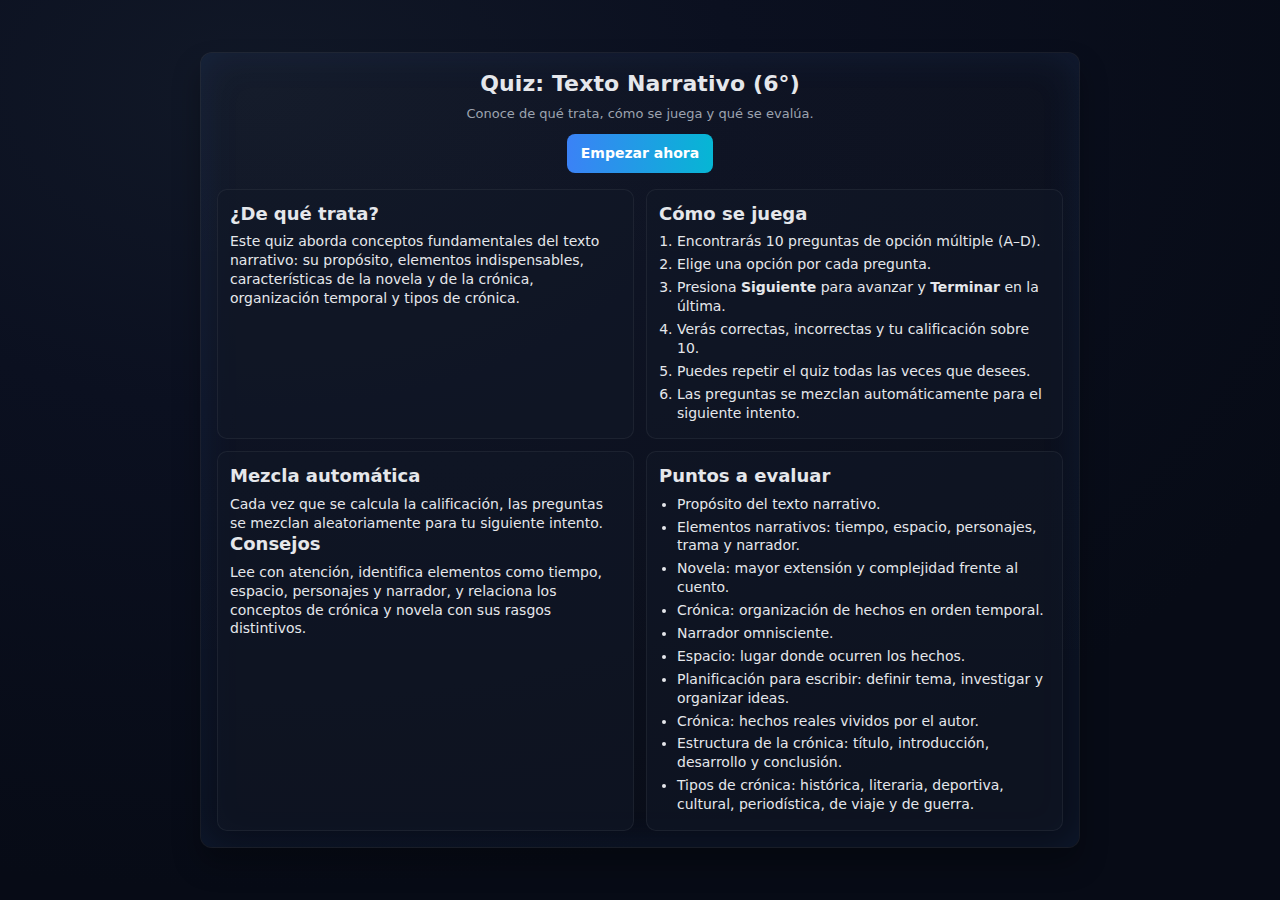
<file: index.html>
<!DOCTYPE html>
<html lang="es">
<head>
  <meta charset="utf-8">
  <meta name="viewport" content="width=device-width, initial-scale=1">
  <title>Texto Narrativo (6°) — Página de Aterrizaje</title>
  <link rel="stylesheet" href="styles.css">
  <meta name="description" content="Página de aterrizaje del quiz de texto narrativo para grado 6°">
</head>
<body>
  <main class="container">
    <section class="hero">
      <h1>Quiz: Texto Narrativo (6°)</h1>
      <p class="subtitle">Conoce de qué trata, cómo se juega y qué se evalúa.</p>
      <div class="cta">
        <a href="quiz.html" class="btn">Empezar ahora</a>
      </div>
    </section>

    <section class="features">
      <div class="feature">
        <h2>¿De qué trata?</h2>
        <p>
          Este quiz aborda conceptos fundamentales del texto narrativo: su propósito, elementos indispensables,
          características de la novela y de la crónica, organización temporal y tipos de crónica.
        </p>
      </div>
      <div class="feature">
        <h2>Cómo se juega</h2>
        <ol>
          <li>Encontrarás 10 preguntas de opción múltiple (A–D).</li>
          <li>Elige una opción por cada pregunta.</li>
          <li>Presiona <strong>Siguiente</strong> para avanzar y <strong>Terminar</strong> en la última.</li>
          <li>Verás correctas, incorrectas y tu calificación sobre 10.</li>
          <li>Puedes repetir el quiz todas las veces que desees.</li>
          <li>Las preguntas se mezclan automáticamente para el siguiente intento.</li>
        </ol>
      </div>
      <div class="feature">
        <h2>Mezcla automática</h2>
        <p>
          Cada vez que se calcula la calificación, las preguntas se mezclan aleatoriamente para tu siguiente intento.
        </p>
         <h2>Consejos</h2>
        <p>
          Lee con atención, identifica elementos como tiempo, espacio, personajes y narrador, y relaciona los conceptos
          de crónica y novela con sus rasgos distintivos.
        </p>
      </div>
      <div class="feature">
        <h2>Puntos a evaluar</h2>
        <ul>
          <li>Propósito del texto narrativo.</li>
          <li>Elementos narrativos: tiempo, espacio, personajes, trama y narrador.</li>
          <li>Novela: mayor extensión y complejidad frente al cuento.</li>
          <li>Crónica: organización de hechos en orden temporal.</li>
          <li>Narrador omnisciente.</li>
          <li>Espacio: lugar donde ocurren los hechos.</li>
          <li>Planificación para escribir: definir tema, investigar y organizar ideas.</li>
          <li>Crónica: hechos reales vividos por el autor.</li>
          <li>Estructura de la crónica: título, introducción, desarrollo y conclusión.</li>
          <li>Tipos de crónica: histórica, literaria, deportiva, cultural, periodística, de viaje y de guerra.</li>
        </ul>
      </div>
    </div>
  </main>
</body>
</html>
</file>
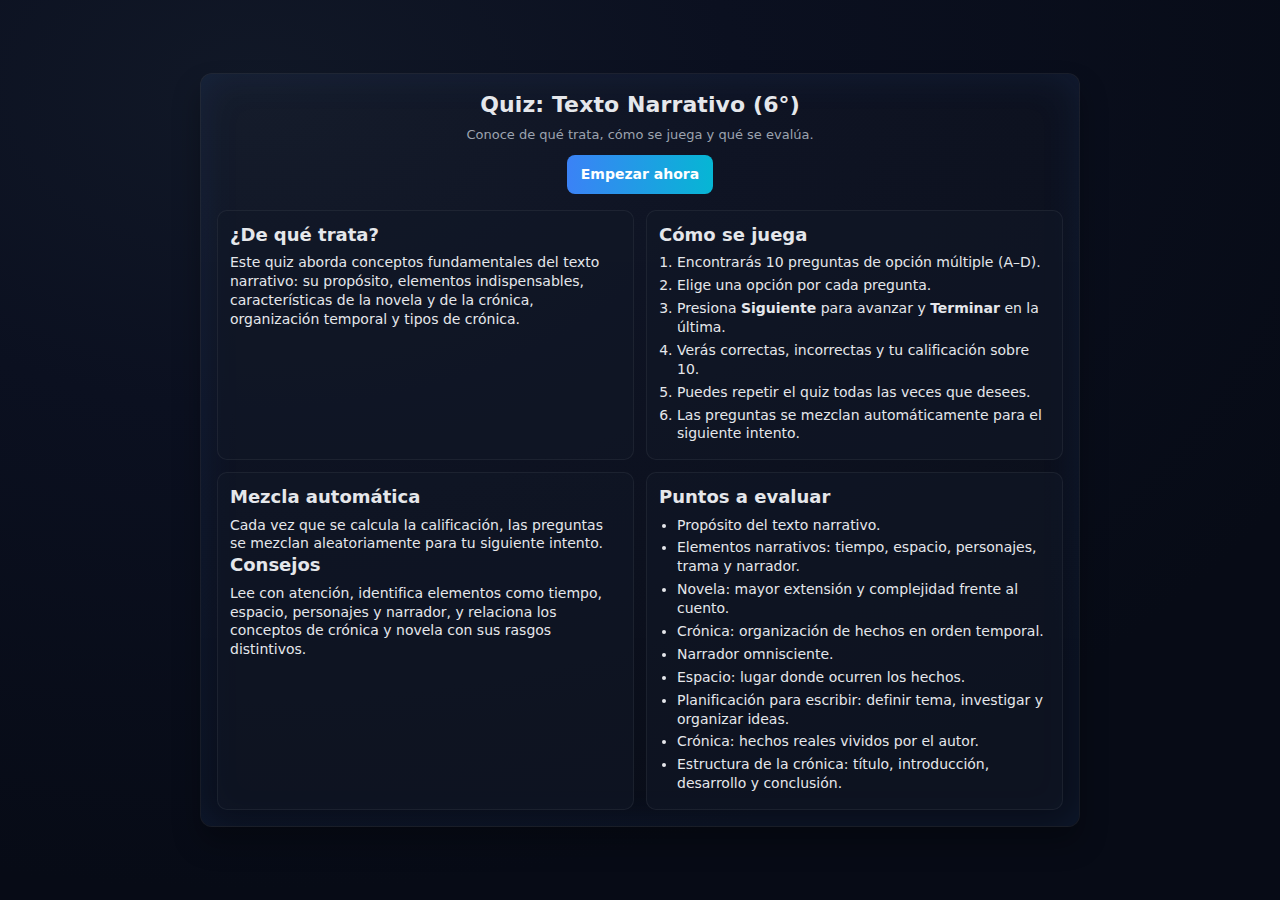
<file: landing.html>
<!DOCTYPE html>
<html lang="es">
<head>
  <meta charset="utf-8">
  <meta name="viewport" content="width=device-width, initial-scale=1">
  <title>Texto Narrativo (6°) — Página de Aterrizaje</title>
  <link rel="stylesheet" href="styles.css">
</head>
<body>
  <main class="container">
    <section class="hero">
      <h1>Quiz: Texto Narrativo (6°)</h1>
      <p class="subtitle">Conoce de qué trata, cómo se juega y qué se evalúa.</p>
      <div class="cta">
        <a href="quiz.html" class="btn">Empezar ahora</a>
      </div>
    </section>

    <section class="features">
      <div class="feature">
        <h2>¿De qué trata?</h2>
        <p>
          Este quiz aborda conceptos fundamentales del texto narrativo: su propósito, elementos indispensables,
          características de la novela y de la crónica, organización temporal y tipos de crónica.
        </p>
      </div>
      <div class="feature">
        <h2>Cómo se juega</h2>
        <ol>
          <li>Encontrarás 10 preguntas de opción múltiple (A–D).</li>
          <li>Elige una opción por cada pregunta.</li>
          <li>Presiona <strong>Siguiente</strong> para avanzar y <strong>Terminar</strong> en la última.</li>
          <li>Verás correctas, incorrectas y tu calificación sobre 10.</li>
          <li>Puedes repetir el quiz todas las veces que desees.</li>
          <li>Las preguntas se mezclan automáticamente para el siguiente intento.</li>
        </ol>
      </div>
      <div class="feature">
        <h2>Mezcla automática</h2>
        <p>
          Cada vez que se calcula la calificación, las preguntas se mezclan aleatoriamente para tu siguiente intento.
        </p>
         <h2>Consejos</h2>
        <p>
          Lee con atención, identifica elementos como tiempo, espacio, personajes y narrador, y relaciona los conceptos
          de crónica y novela con sus rasgos distintivos.
        </p>
      </div>
      <div class="feature">
        <h2>Puntos a evaluar</h2>
        <ul>
          <li>Propósito del texto narrativo.</li>
          <li>Elementos narrativos: tiempo, espacio, personajes, trama y narrador.</li>
          <li>Novela: mayor extensión y complejidad frente al cuento.</li>
          <li>Crónica: organización de hechos en orden temporal.</li>
          <li>Narrador omnisciente.</li>
          <li>Espacio: lugar donde ocurren los hechos.</li>
          <li>Planificación para escribir: definir tema, investigar y organizar ideas.</li>
          <li>Crónica: hechos reales vividos por el autor.</li>
          <li>Estructura de la crónica: título, introducción, desarrollo y conclusión.</li>
          
      </div>
      
    </section>
  </main>
</body>
</html>
</file>
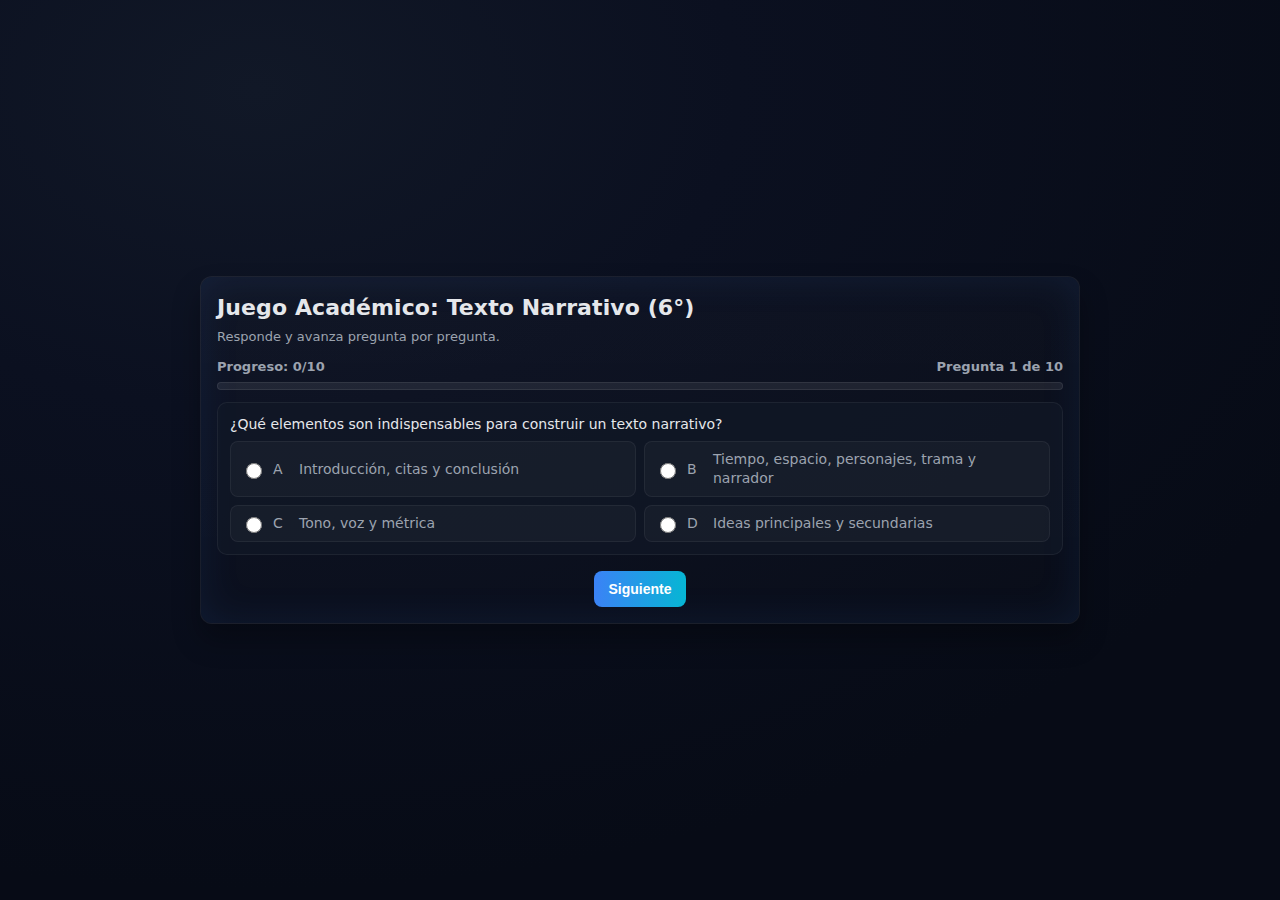
<file: quiz.html>
<!DOCTYPE html>
<html lang="es">
<head>
  <meta charset="utf-8">
  <meta name="viewport" content="width=device-width, initial-scale=1">
  <title>Quiz — Texto Narrativo (6°)</title>
  <link rel="stylesheet" href="styles.css">
</head>
<body>
  <main class="container">
    <h1>Juego Académico: Texto Narrativo (6°)</h1>
    <p class="subtitle">Responde y avanza pregunta por pregunta.</p>
    <div class="progress-wrapper">
      <div class="progress-header">
        <span id="progress-text">Progreso: 0/10</span>
        <span id="step-text">Pregunta 1 de 10</span>
      </div>
      <div class="progress-track">
        <div class="progress-bar" id="progress-bar" style="width:0%"></div>
      </div>
    </div>
    <div id="quiz"></div>
    <div class="actions">
      <button id="next">Siguiente</button>
    </div>
    <div id="result" class="result"></div>
  </main>
  <script src="quiz.js"></script>
</body>
</html>
</file>
<file: styles.css>
:root {
  --bg: #0f172a;
  --card: #111827;
  --text: #e5e7eb;
  --muted: #9ca3af;
  --accent: #22c55e;
  --accent-2: #3b82f6;
  --danger: #ef4444;
}

* { box-sizing: border-box; }

html, body { height: 100%; }

body {
  margin: 0;
  font-family: system-ui, -apple-system, Segoe UI, Roboto, Ubuntu, Cantarell, "Helvetica Neue", Arial, "Noto Sans", sans-serif;
  background: radial-gradient(1200px 800px at 20% 10%, #111827 0%, #0b1020 40%, #070b16 100%);
  color: var(--text);
  height: 100vh;
  overflow: hidden;
  display: grid;
  place-items: center;
}

.container {
  max-width: 880px;
  margin: 12px;
  padding: 16px;
  background: linear-gradient(180deg, rgba(255,255,255,0.02), rgba(255,255,255,0.01));
  border: 1px solid rgba(255,255,255,0.06);
  border-radius: 12px;
  box-shadow: 0 16px 28px rgba(0,0,0,0.30), inset 0 0 40px rgba(59,130,246,0.10);
  font-size: 14px;
  line-height: 1.35;
}

h1 { margin: 0 0 6px; font-size: 22px; letter-spacing: 0.1px; }
.subtitle { margin: 0 0 12px; color: var(--muted); font-size: 13px; }

.question {
  margin: 12px 0 16px;
  padding: 12px;
  background: rgba(17,24,39,0.7);
  border: 1px solid rgba(255,255,255,0.06);
  border-radius: 10px;
}

.question-title { font-weight: 600; margin: 0 0 6px; }
.prompt { margin: 0 0 8px; color: var(--text); }

.options { display: grid; grid-template-columns: 1fr; gap: 8px; }

.option {
  display: flex;
  align-items: center;
  gap: 8px;
  padding: 8px 10px;
  border-radius: 8px;
  background: rgba(255,255,255,0.03);
  border: 1px solid rgba(255,255,255,0.06);
}

.option input { accent-color: var(--accent-2); width: 16px; height: 16px; }
.option span { color: var(--muted); min-width: 18px; }

.actions { display: flex; justify-content: center; margin-top: 12px; }

button#submit,
button#next {
  background: linear-gradient(90deg, var(--accent-2), #06b6d4);
  color: white;
  border: none;
  padding: 10px 14px;
  font-weight: 600;
  border-radius: 8px;
  cursor: pointer;
  font-size: 14px;
}

button#submit:hover,
button#next:hover { filter: brightness(1.08); }

.result {
  display: none;
  margin-top: 12px;
  padding: 10px 12px;
  border-radius: 10px;
  background: rgba(34,197,94,0.12);
  border: 1px solid rgba(34,197,94,0.4);
}

.result .score { font-size: 16px; font-weight: 700; }
.result .detail { color: var(--muted); }

@media (min-width: 700px) {
  .options { grid-template-columns: 1fr 1fr; }
}

.hero { text-align: center; margin-bottom: 16px; }
.features { display: grid; grid-template-columns: 1fr; gap: 12px; }
.feature { padding: 12px; background: rgba(17,24,39,0.6); border: 1px solid rgba(255,255,255,0.06); border-radius: 10px; }
.feature h2 { margin: 0 0 6px; font-size: 18px; }
.cta { margin-top: 10px; }
.btn { display: inline-block; padding: 10px 14px; border-radius: 8px; background: linear-gradient(90deg, var(--accent-2), #06b6d4); color: white; text-decoration: none; font-weight: 600; font-size: 14px; }
.btn:hover { filter: brightness(1.08); }

@media (min-width: 800px) {
  .features { grid-template-columns: 1fr 1fr; }
}

.progress-wrapper { margin: 8px 0 12px; }
.progress-header { display: flex; justify-content: space-between; align-items: center; margin-bottom: 6px; color: var(--muted); font-weight: 600; font-size: 13px; }
.progress-track {
  height: 8px;
  background: rgba(255,255,255,0.08);
  border: 1px solid rgba(255,255,255,0.08);
  border-radius: 999px;
  overflow: hidden;
}
.progress-bar {
  height: 100%;
  background: linear-gradient(90deg, var(--accent-2), #06b6d4);
  box-shadow: 0 0 12px rgba(59,130,246,0.4);
  border-radius: 999px;
  transition: width 180ms ease;
}

ul, ol { margin: 0; padding-left: 18px; }
li { margin: 4px 0; }
p { margin: 0; }
</file>
